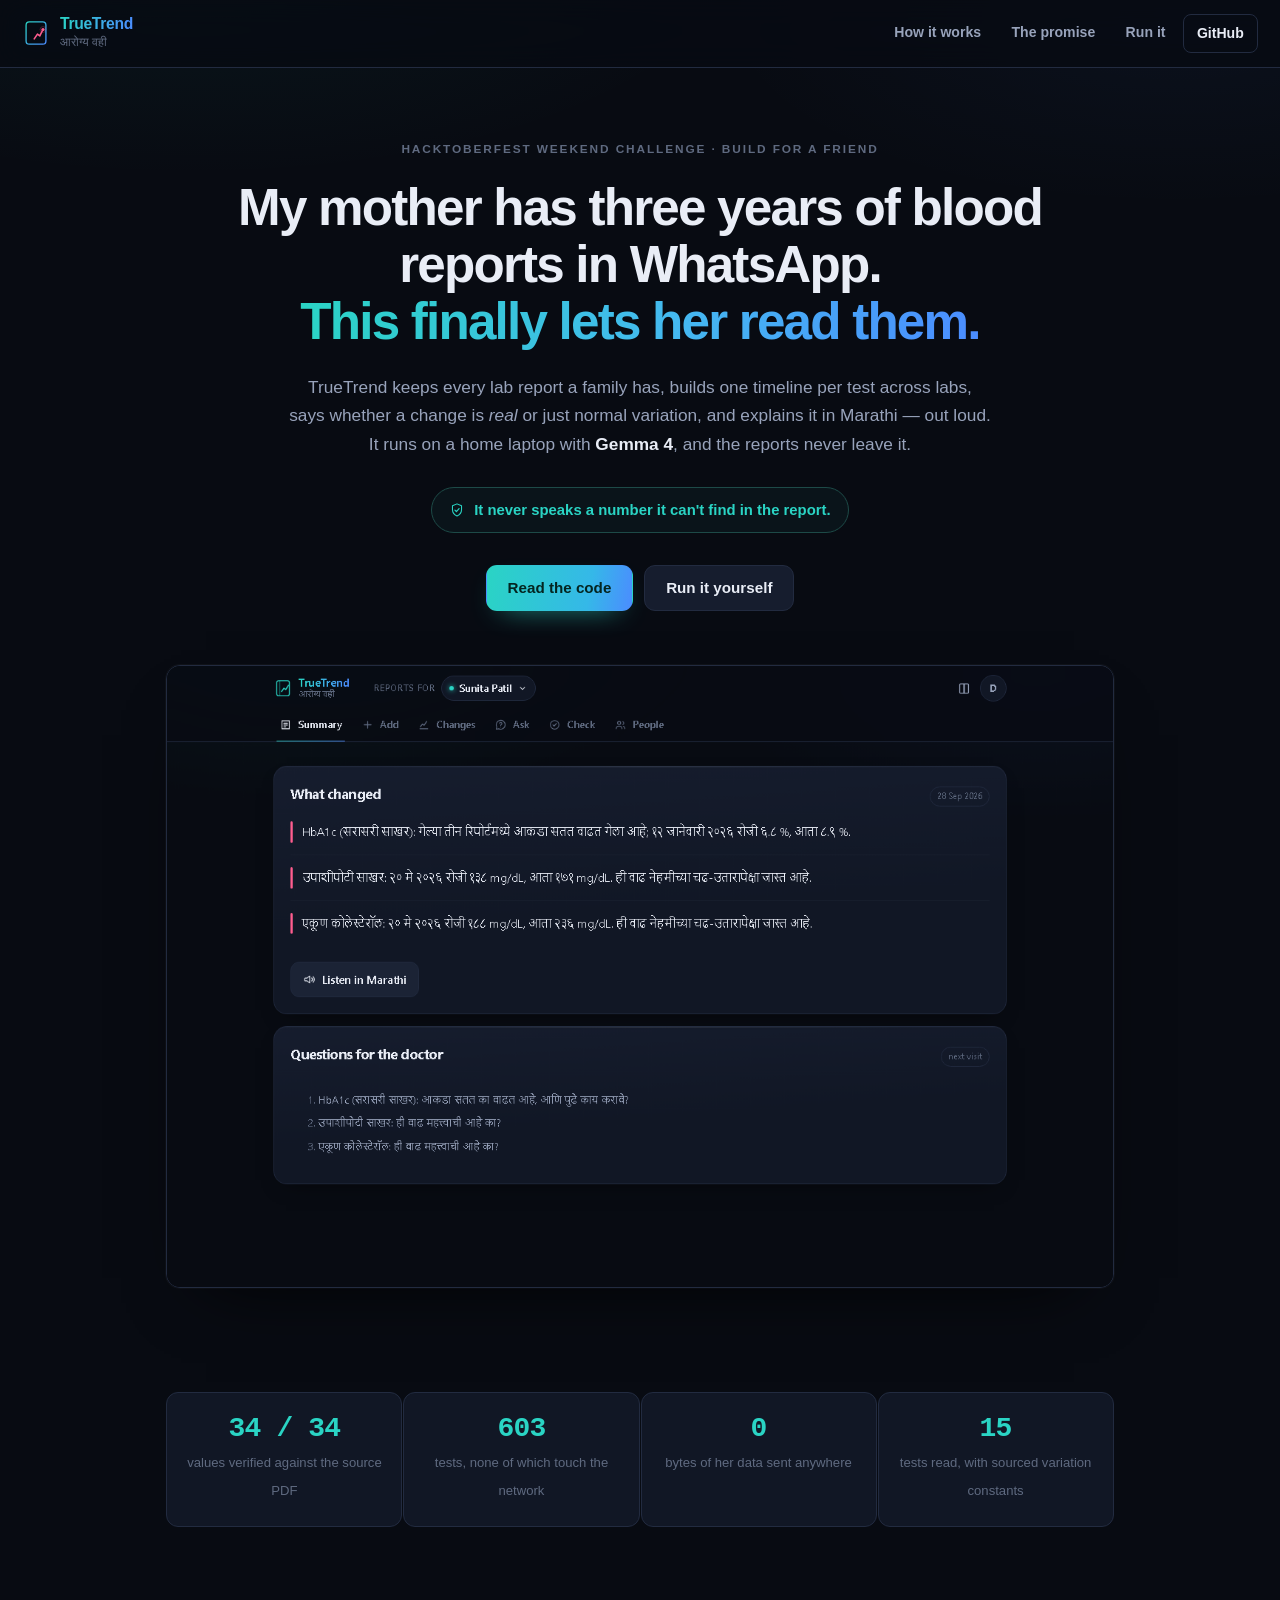
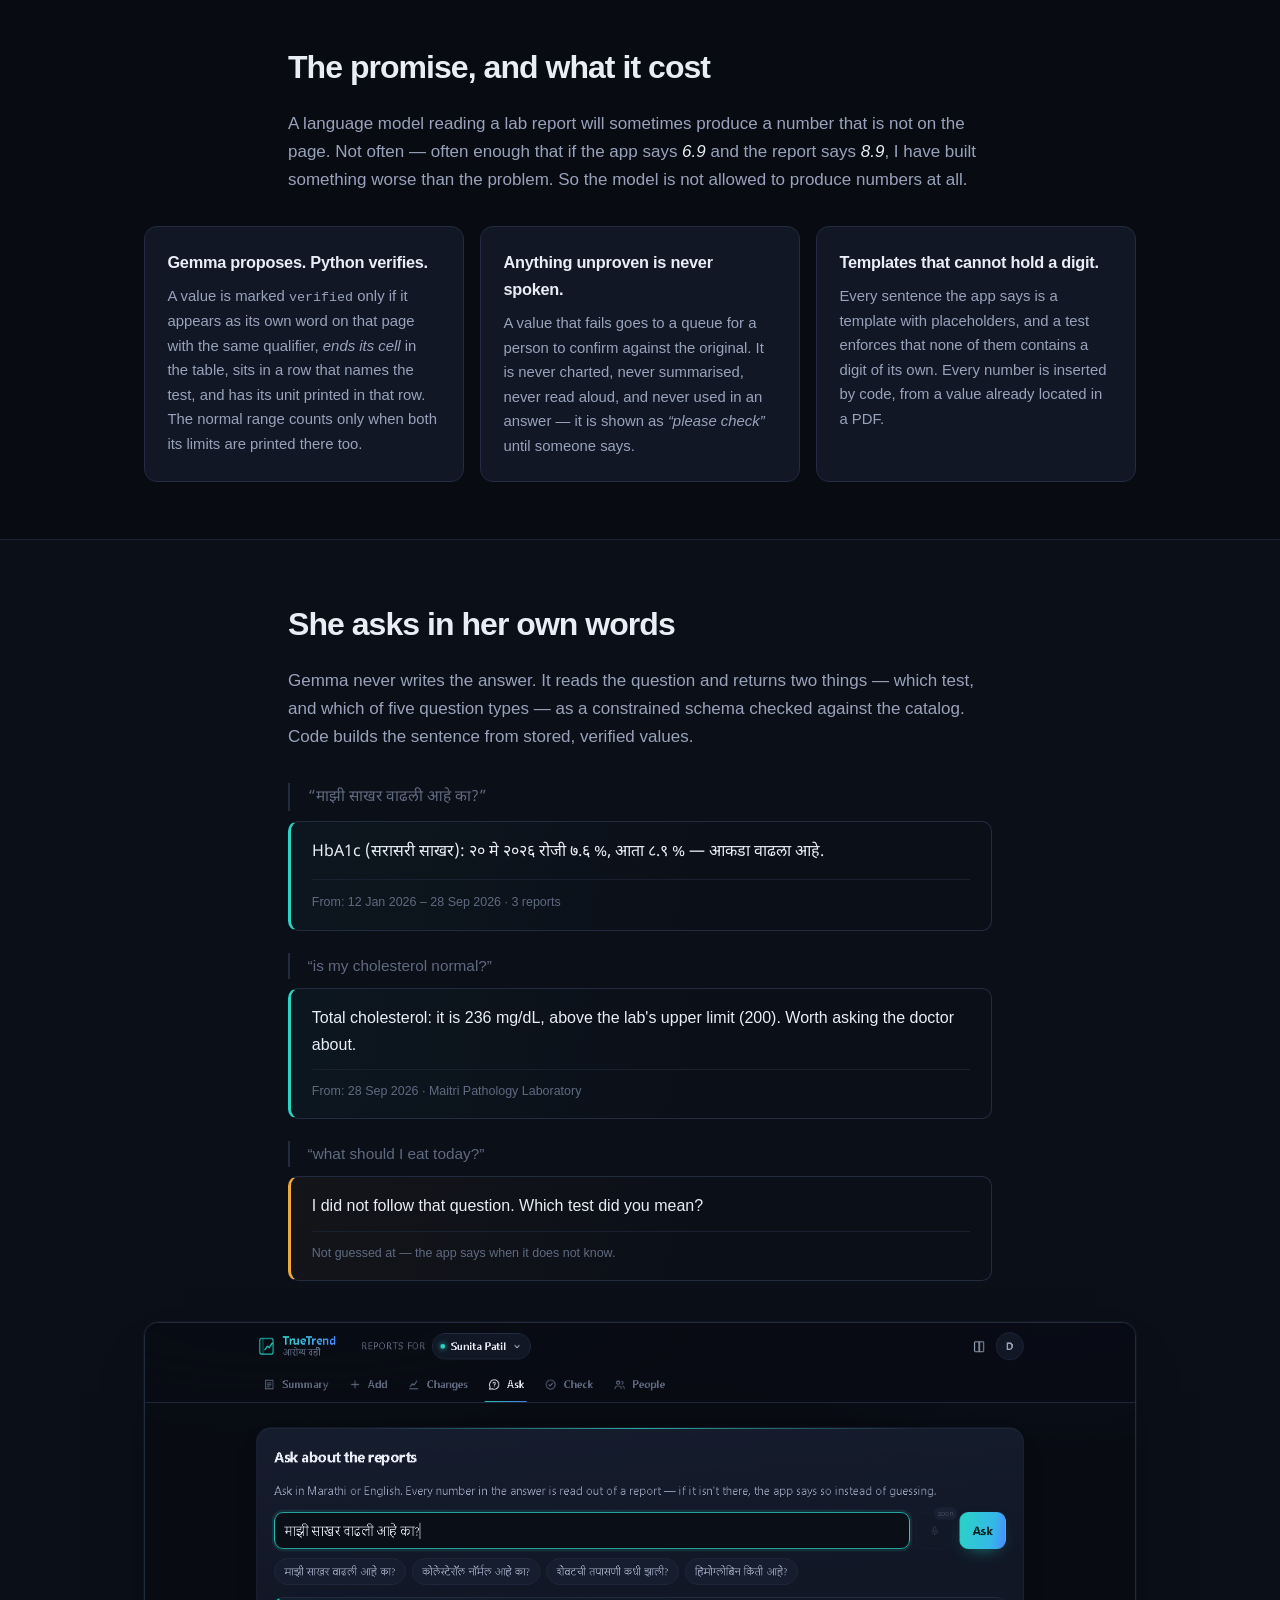
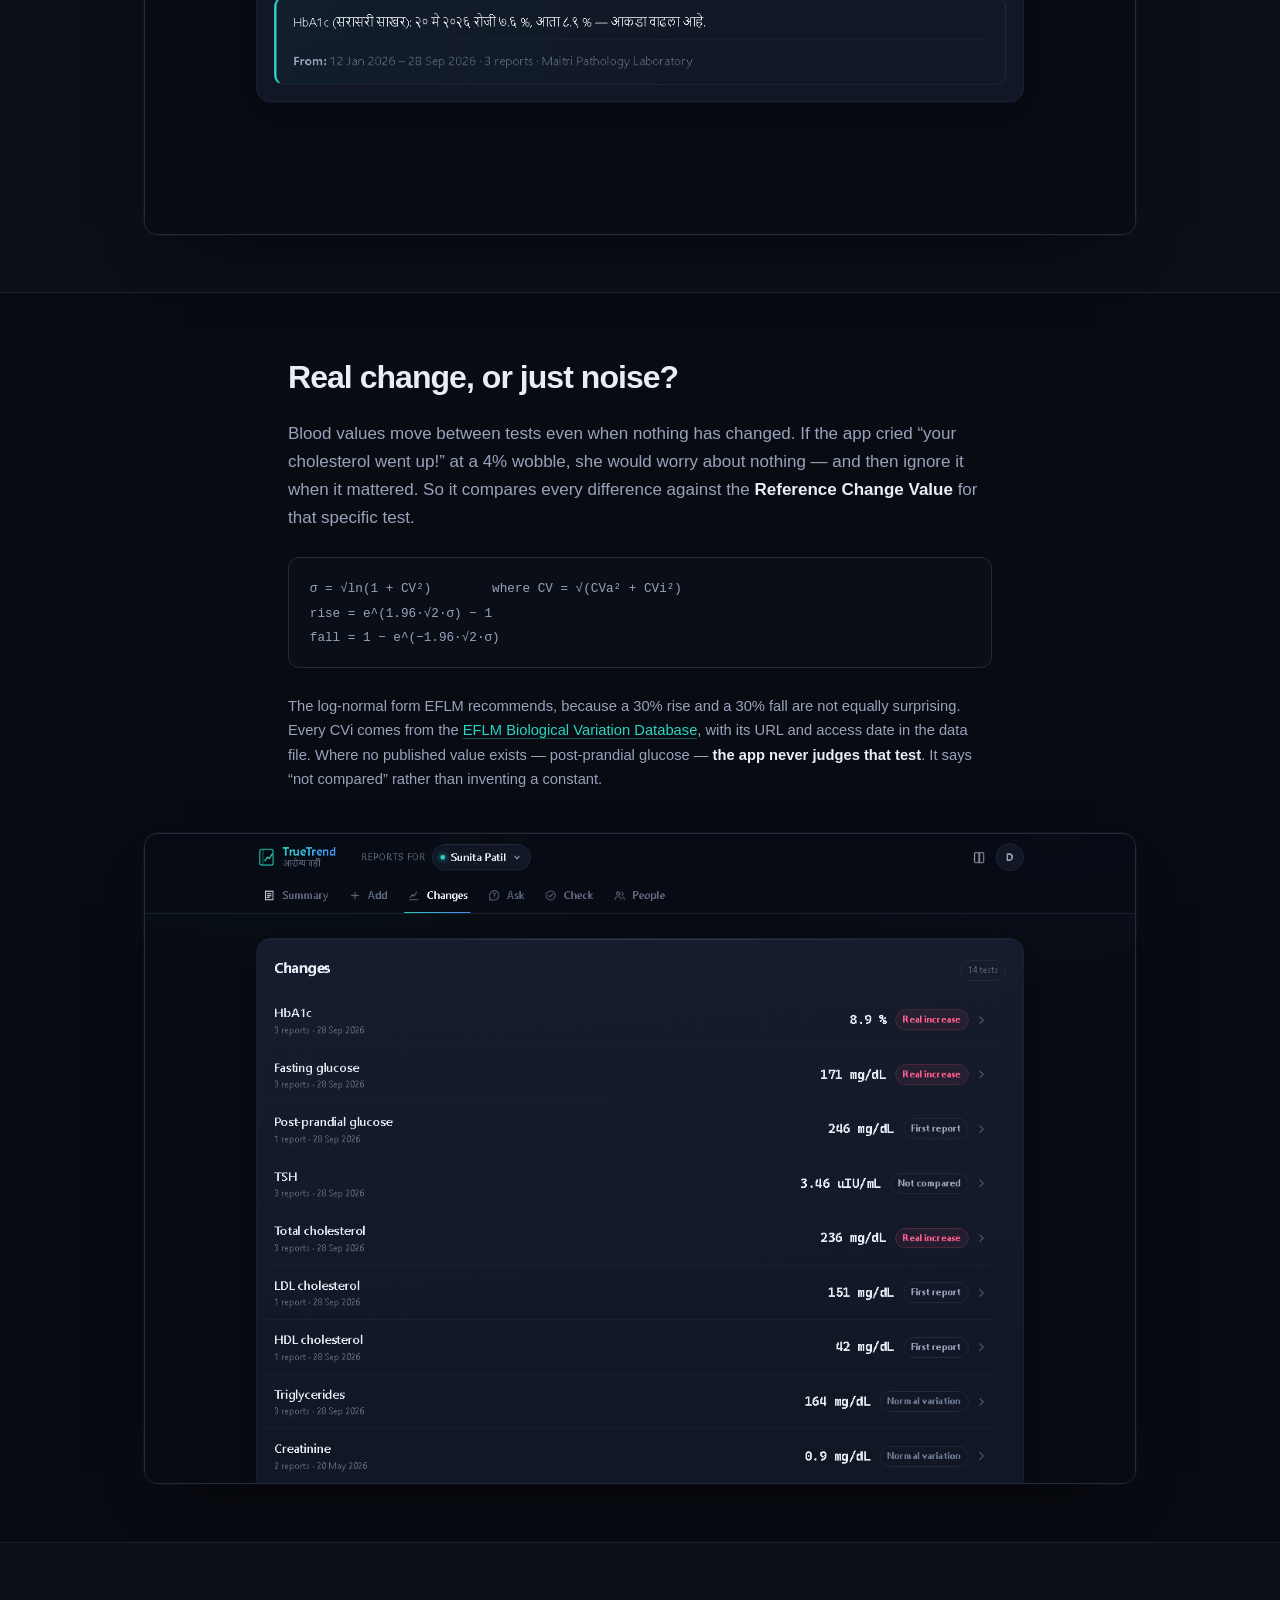
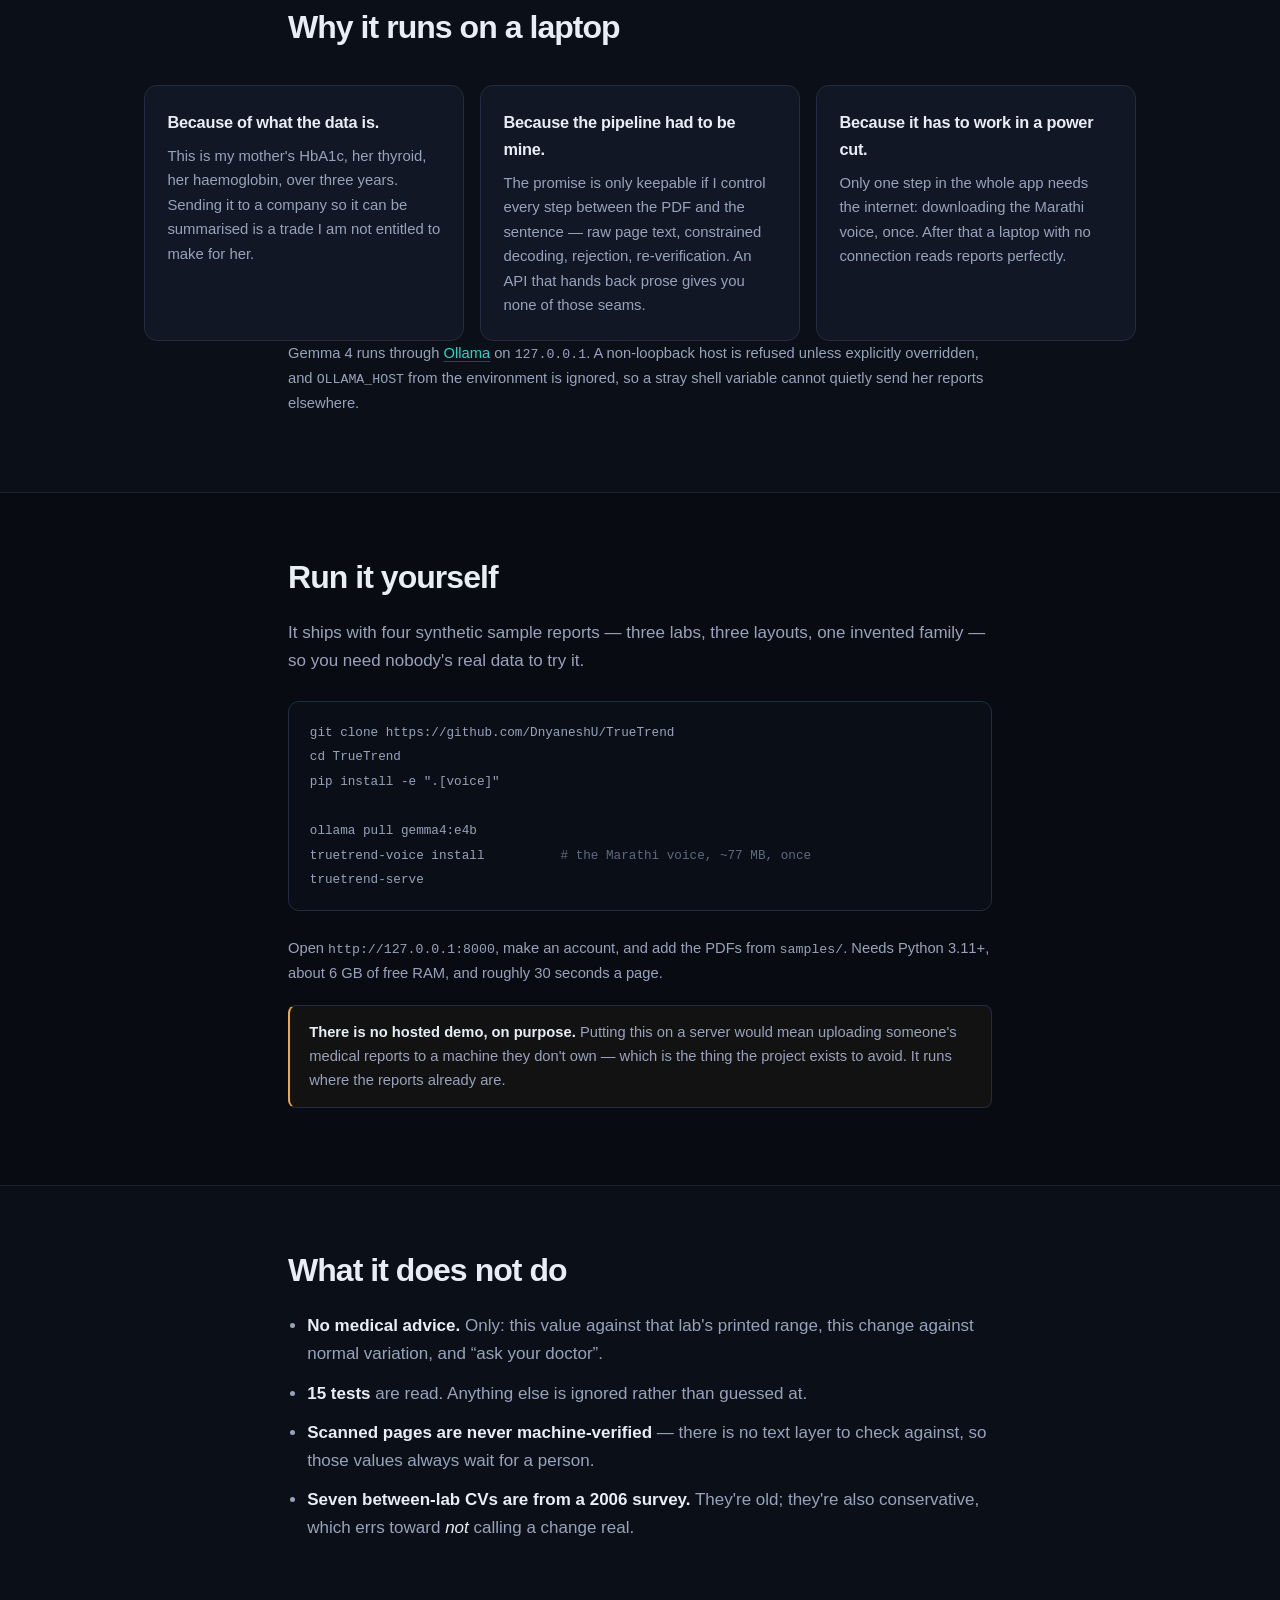
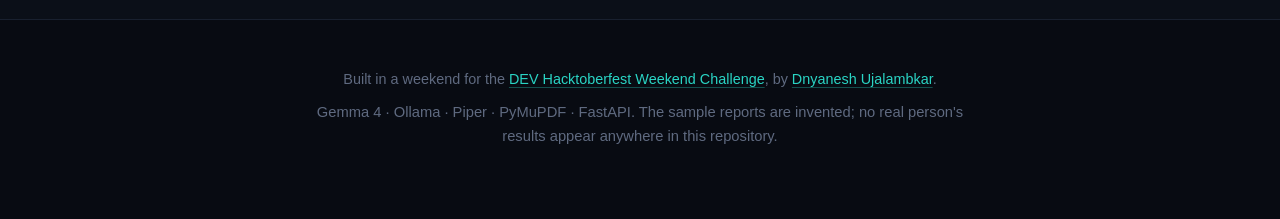
<file: docs/index.html>
<!doctype html>
<html lang="en">
  <head>
    <meta charset="utf-8" />
    <meta name="viewport" content="width=device-width, initial-scale=1" />
    <meta name="color-scheme" content="dark" />
    <meta name="theme-color" content="#080b12" />
    <title>TrueTrend — lab reports that never speak a number they can't prove</title>
    <meta
      name="description"
      content="Every lab report a family has, in one place, read by Gemma 4 on a home laptop. It never speaks a number it can't find in the report."
    />
    <meta property="og:title" content="TrueTrend (आरोग्य वही)" />
    <meta
      property="og:description"
      content="My mother has three years of blood reports in WhatsApp. This reads them, says what really changed, and explains it in Marathi — entirely on a laptop."
    />
    <meta property="og:image" content="shots/summary.png" />
    <meta name="twitter:card" content="summary_large_image" />
    <link rel="icon" href="icon.svg" type="image/svg+xml" />
    <link rel="preconnect" href="https://fonts.googleapis.com" />
    <link rel="preconnect" href="https://fonts.gstatic.com" crossorigin />
    <link
      href="https://fonts.googleapis.com/css2?family=Noto+Sans+Devanagari:wght@400;600&display=swap"
      rel="stylesheet"
    />
    <link rel="stylesheet" href="site.css" />
  </head>

  <body>
    <header class="top">
      <a class="brand" href="#">
        <img src="logo.svg" width="28" height="28" alt="" />
        <span><b>TrueTrend</b><small>आरोग्य वही</small></span>
      </a>
      <nav>
        <a href="#how">How it works</a>
        <a href="#promise">The promise</a>
        <a href="#run">Run it</a>
        <a class="ghost" href="https://github.com/DnyaneshU/TrueTrend">GitHub</a>
      </nav>
    </header>

    <main>
      <!-- ---------------------------------------------------------------- hero -->
      <section class="hero">
        <p class="kicker">Hacktoberfest Weekend Challenge · Build for a Friend</p>
        <h1>
          My mother has three years of blood reports in WhatsApp.<br />
          <span class="lit">This finally lets her read them.</span>
        </h1>
        <p class="lede">
          TrueTrend keeps every lab report a family has, builds one timeline per test
          across labs, says whether a change is <em>real</em> or just normal variation, and
          explains it in Marathi — out loud. It runs on a home laptop with
          <strong>Gemma 4</strong>, and the reports never leave it.
        </p>

        <p class="vow">
          <svg width="16" height="16" viewBox="0 0 24 24" aria-hidden="true">
            <path d="M12 2.8l6.8 2.9v5.6c0 4.4-2.9 8-6.8 9.6-3.9-1.6-6.8-5.2-6.8-9.6V5.7L12 2.8z"
                  fill="none" stroke="currentColor" stroke-width="1.6" stroke-linejoin="round" />
            <path d="M8.9 12.1l2.2 2.2 4-4.4" fill="none" stroke="currentColor"
                  stroke-width="1.8" stroke-linecap="round" stroke-linejoin="round" />
          </svg>
          It never speaks a number it can't find in the report.
        </p>

        <div class="cta">
          <a class="btn btn--primary" href="https://github.com/DnyaneshU/TrueTrend">
            Read the code
          </a>
          <a class="btn" href="#run">Run it yourself</a>
        </div>

        <figure class="shot shot--hero">
          <img src="shots/summary.png" alt="The summary screen: three Marathi sentences about what changed, with a Listen button and questions for the doctor." />
        </figure>
      </section>

      <!-- ---------------------------------------------------------------- numbers -->
      <section class="strip">
        <div><b>34 / 34</b><span>values verified against the source PDF</span></div>
        <div><b>603</b><span>tests, none of which touch the network</span></div>
        <div><b>0</b><span>bytes of her data sent anywhere</span></div>
        <div><b>15</b><span>tests read, with sourced variation constants</span></div>
      </section>

      <!-- ---------------------------------------------------------------- the promise -->
      <section id="promise" class="band">
        <h2>The promise, and what it cost</h2>
        <p class="wide">
          A language model reading a lab report will sometimes produce a number that is not
          on the page. Not often — often enough that if the app says <em>6.9</em> and the
          report says <em>8.9</em>, I have built something worse than the problem. So the
          model is not allowed to produce numbers at all.
        </p>

        <div class="rules">
          <div>
            <h3>Gemma proposes. Python verifies.</h3>
            <p>
              A value is marked <code>verified</code> only if it appears as its own word on
              that page with the same qualifier, <em>ends its cell</em> in the table, sits in
              a row that names the test, and has its unit printed in that row. The normal
              range counts only when both its limits are printed there too.
            </p>
          </div>
          <div>
            <h3>Anything unproven is never spoken.</h3>
            <p>
              A value that fails goes to a queue for a person to confirm against the
              original. It is never charted, never summarised, never read aloud, and never
              used in an answer — it is shown as <em>“please check”</em> until someone says.
            </p>
          </div>
          <div>
            <h3>Templates that cannot hold a digit.</h3>
            <p>
              Every sentence the app says is a template with placeholders, and a test
              enforces that none of them contains a digit of its own. Every number is
              inserted by code, from a value already located in a PDF.
            </p>
          </div>
        </div>
      </section>

      <!-- ---------------------------------------------------------------- ask -->
      <section id="ask" class="band band--alt">
        <h2>She asks in her own words</h2>
        <p class="wide">
          Gemma never writes the answer. It reads the question and returns two things — which
          test, and which of five question types — as a constrained schema checked against the
          catalog. Code builds the sentence from stored, verified values.
        </p>

        <div class="qa">
          <div class="q" lang="mr">माझी साखर वाढली आहे का?</div>
          <div class="a" lang="mr">
            HbA1c (सरासरी साखर): २० मे २०२६ रोजी ७.६ %, आता ८.९ % — आकडा वाढला आहे.
            <span class="from">From: 12 Jan 2026 – 28 Sep 2026 · 3 reports</span>
          </div>

          <div class="q">is my cholesterol normal?</div>
          <div class="a">
            Total cholesterol: it is 236 mg/dL, above the lab's upper limit (200). Worth
            asking the doctor about.
            <span class="from">From: 28 Sep 2026 · Maitri Pathology Laboratory</span>
          </div>

          <div class="q">what should I eat today?</div>
          <div class="a a--lost">
            I did not follow that question. Which test did you mean?
            <span class="from">Not guessed at — the app says when it does not know.</span>
          </div>
        </div>

        <figure class="shot">
          <img src="shots/ask.png" alt="The Ask screen with a Marathi question and its answer, showing which reports the answer came from." />
        </figure>
      </section>

      <!-- ---------------------------------------------------------------- real change -->
      <section id="how" class="band">
        <h2>Real change, or just noise?</h2>
        <p class="wide">
          Blood values move between tests even when nothing has changed. If the app cried
          “your cholesterol went up!” at a 4% wobble, she would worry about nothing — and
          then ignore it when it mattered. So it compares every difference against the
          <strong>Reference Change Value</strong> for that specific test.
        </p>

        <pre class="maths"><code>σ = √ln(1 + CV²)        where CV = √(CVa² + CVi²)
rise = e^(1.96·√2·σ) − 1
fall = 1 − e^(−1.96·√2·σ)</code></pre>

        <p class="wide small">
          The log-normal form EFLM recommends, because a 30% rise and a 30% fall are not
          equally surprising. Every CVi comes from the
          <a href="https://biologicalvariation.eu/">EFLM Biological Variation Database</a>,
          with its URL and access date in the data file. Where no published value exists —
          post-prandial glucose — <strong>the app never judges that test</strong>. It says
          “not compared” rather than inventing a constant.
        </p>

        <figure class="shot">
          <img src="shots/changes.png" alt="The Changes screen: one row per test with its latest value and a verdict — real increase, normal variation, or not compared." />
        </figure>
      </section>

      <!-- ---------------------------------------------------------------- local -->
      <section class="band band--alt">
        <h2>Why it runs on a laptop</h2>
        <div class="rules">
          <div>
            <h3>Because of what the data is.</h3>
            <p>
              This is my mother's HbA1c, her thyroid, her haemoglobin, over three years.
              Sending it to a company so it can be summarised is a trade I am not entitled to
              make for her.
            </p>
          </div>
          <div>
            <h3>Because the pipeline had to be mine.</h3>
            <p>
              The promise is only keepable if I control every step between the PDF and the
              sentence — raw page text, constrained decoding, rejection, re-verification. An
              API that hands back prose gives you none of those seams.
            </p>
          </div>
          <div>
            <h3>Because it has to work in a power cut.</h3>
            <p>
              Only one step in the whole app needs the internet: downloading the Marathi
              voice, once. After that a laptop with no connection reads reports perfectly.
            </p>
          </div>
        </div>
        <p class="wide small">
          Gemma 4 runs through <a href="https://ollama.com">Ollama</a> on
          <code>127.0.0.1</code>. A non-loopback host is refused unless explicitly overridden,
          and <code>OLLAMA_HOST</code> from the environment is ignored, so a stray shell
          variable cannot quietly send her reports elsewhere.
        </p>
      </section>

      <!-- ---------------------------------------------------------------- run it -->
      <section id="run" class="band">
        <h2>Run it yourself</h2>
        <p class="wide">
          It ships with four synthetic sample reports — three labs, three layouts, one
          invented family — so you need nobody's real data to try it.
        </p>

        <pre class="code"><code>git clone https://github.com/DnyaneshU/TrueTrend
cd TrueTrend
pip install -e ".[voice]"

ollama pull gemma4:e4b
truetrend-voice install          <span class="c"># the Marathi voice, ~77 MB, once</span>
truetrend-serve</code></pre>

        <p class="wide small">
          Open <code>http://127.0.0.1:8000</code>, make an account, and add the PDFs from
          <code>samples/</code>. Needs Python 3.11+, about 6 GB of free RAM, and roughly 30
          seconds a page.
        </p>

        <p class="wide small note">
          <strong>There is no hosted demo, on purpose.</strong> Putting this on a server
          would mean uploading someone's medical reports to a machine they don't own — which
          is the thing the project exists to avoid. It runs where the reports already are.
        </p>
      </section>

      <!-- ---------------------------------------------------------------- limits -->
      <section class="band band--alt">
        <h2>What it does not do</h2>
        <ul class="limits wide">
          <li><strong>No medical advice.</strong> Only: this value against that lab's printed range, this change against normal variation, and “ask your doctor”.</li>
          <li><strong>15 tests</strong> are read. Anything else is ignored rather than guessed at.</li>
          <li><strong>Scanned pages are never machine-verified</strong> — there is no text layer to check against, so those values always wait for a person.</li>
          <li><strong>Seven between-lab CVs are from a 2006 survey.</strong> They're old; they're also conservative, which errs toward <em>not</em> calling a change real.</li>
        </ul>
      </section>
    </main>

    <footer>
      <p>
        Built in a weekend for the
        <a href="https://dev.to/challenges/hacktoberfest-weekend-2026-10-01">DEV Hacktoberfest Weekend Challenge</a>,
        by <a href="https://github.com/DnyaneshU">Dnyanesh Ujalambkar</a>.
      </p>
      <p class="small">
        Gemma 4 · Ollama · Piper · PyMuPDF · FastAPI. The sample reports are invented; no
        real person's results appear anywhere in this repository.
      </p>
    </footer>
  </body>
</html>
</file>
<file: docs/site.css>
/* The project page. Same palette as the app, laid out for reading rather than using. */

:root {
  --bg: #080b12;
  --bg-2: #0b0f18;
  --panel: #111725;
  --panel-2: #161d2e;
  --line: #222b40;
  --line-soft: #19202f;

  --text: #e9edf6;
  --text-2: #98a3bb;
  --text-3: #5f6a80;

  --accent: #2ad4c4;
  --accent-2: #4b8cff;
  --accent-ink: #042520;
  --up: #ff5d8f;
  --warn: #f0a93b;

  --read: 44rem;
  --font: ui-sans-serif, -apple-system, BlinkMacSystemFont, "Segoe UI", Roboto, Arial, sans-serif;
  --font-mr: "Noto Sans Devanagari", "Nirmala UI", var(--font);
  --font-num: ui-monospace, "SF Mono", "Cascadia Mono", Menlo, monospace;
  --ease: cubic-bezier(0.2, 0.7, 0.3, 1);
}

*,
*::before,
*::after {
  box-sizing: border-box;
}

html {
  scroll-behavior: smooth;
  -webkit-text-size-adjust: 100%;
}

@media (prefers-reduced-motion: reduce) {
  html {
    scroll-behavior: auto;
  }
}

body {
  margin: 0;
  background: var(--bg);
  background-image: radial-gradient(ellipse 70% 40% at 15% -5%, #2ad4c40f, transparent 62%),
    radial-gradient(ellipse 60% 35% at 92% 2%, #4b8cff0c, transparent 60%);
  background-attachment: fixed;
  color: var(--text);
  font: 400 17px/1.65 var(--font);
  overflow-x: hidden;
}

[lang="mr"] {
  font-family: var(--font-mr);
  line-height: 1.85;
}

a {
  color: var(--accent);
  text-decoration-color: #2ad4c455;
  text-underline-offset: 3px;
}

a:hover {
  text-decoration-color: var(--accent);
}

code {
  font-family: var(--font-num);
  font-size: 0.9em;
}

/* ---------------------------------------------------------------- header */

.top {
  position: sticky;
  top: 0;
  z-index: 20;
  display: flex;
  align-items: center;
  gap: 1.5rem;
  padding: 0.85rem 1.4rem;
  border-bottom: 1px solid var(--line);
  background: #080b12d9;
  backdrop-filter: blur(14px) saturate(150%);
  -webkit-backdrop-filter: blur(14px) saturate(150%);
}

.brand {
  display: flex;
  align-items: center;
  gap: 0.6rem;
  color: var(--accent);
  text-decoration: none;
}

.brand b {
  display: block;
  background: linear-gradient(100deg, var(--accent), var(--accent-2));
  -webkit-background-clip: text;
  background-clip: text;
  color: transparent;
  font-size: 0.98rem;
  font-weight: 700;
  letter-spacing: -0.02em;
  line-height: 1.15;
}

.brand small {
  display: block;
  color: var(--text-3);
  font-size: 0.72rem;
}

.top nav {
  display: flex;
  gap: 0.3rem;
  margin-left: auto;
  flex-wrap: wrap;
}

.top nav a {
  padding: 0.45rem 0.8rem;
  border-radius: 8px;
  color: var(--text-2);
  font-size: 0.88rem;
  font-weight: 600;
  text-decoration: none;
  transition: color 0.15s var(--ease), background 0.15s var(--ease);
}

.top nav a:hover {
  background: var(--panel);
  color: var(--text);
}

.top nav .ghost {
  border: 1px solid var(--line);
  color: var(--text);
}

/* ---------------------------------------------------------------- hero */

.hero {
  max-width: 62rem;
  margin: 0 auto;
  padding: 4.5rem 1.4rem 3rem;
  text-align: center;
}

.kicker {
  margin: 0 0 1.2rem;
  color: var(--text-3);
  font-size: 0.74rem;
  font-weight: 700;
  letter-spacing: 0.16em;
  text-transform: uppercase;
}

h1 {
  margin: 0 0 1.4rem;
  font-size: clamp(1.9rem, 5vw, 3.2rem);
  font-weight: 700;
  letter-spacing: -0.035em;
  line-height: 1.12;
}

.lit {
  background: linear-gradient(100deg, var(--accent), #44b9f0 55%, var(--accent-2));
  -webkit-background-clip: text;
  background-clip: text;
  color: transparent;
}

.lede {
  max-width: var(--read);
  margin: 0 auto 1.8rem;
  color: var(--text-2);
  font-size: 1.08rem;
}

.lede strong {
  color: var(--text);
}

/* The claim the whole project rests on. */
.vow {
  display: inline-flex;
  align-items: center;
  gap: 0.55rem;
  margin: 0 0 2rem;
  padding: 0.6rem 1.1rem;
  border: 1px solid #1d4a47;
  border-radius: 999px;
  background: #2ad4c40c;
  color: var(--accent);
  font-size: 0.93rem;
  font-weight: 600;
}

.cta {
  display: flex;
  justify-content: center;
  gap: 0.7rem;
  flex-wrap: wrap;
}

.btn {
  display: inline-flex;
  align-items: center;
  min-height: 46px;
  padding: 0 1.3rem;
  border: 1px solid var(--line);
  border-radius: 11px;
  background: var(--panel-2);
  color: var(--text);
  font-size: 0.95rem;
  font-weight: 650;
  text-decoration: none;
  transition: transform 0.12s var(--ease), background 0.15s var(--ease);
}

.btn:hover {
  background: #202a3f;
}

.btn:active {
  transform: translateY(1px);
}

.btn--primary {
  border-color: transparent;
  background: linear-gradient(100deg, var(--accent), #35b8e8 70%, var(--accent-2));
  color: var(--accent-ink);
  font-weight: 700;
  box-shadow: 0 10px 28px -16px var(--accent);
}

.btn--primary:hover {
  background: linear-gradient(100deg, #3ee5d5, #46c6f2 70%, #5c98ff);
}

/* ---------------------------------------------------------------- screenshots */

.shot {
  margin: 2.6rem auto 0;
  max-width: 62rem;
}

.shot img {
  display: block;
  width: 100%;
  height: auto;
  border: 1px solid var(--line);
  border-radius: 14px;
  box-shadow: 0 30px 70px -40px #000, 0 0 0 1px #ffffff08;
}

.shot--hero {
  margin-top: 3.4rem;
}

/* ---------------------------------------------------------------- the numbers */

.strip {
  display: grid;
  grid-template-columns: repeat(auto-fit, minmax(11rem, 1fr));
  gap: 1px;
  max-width: 62rem;
  margin: 3.5rem auto;
  padding: 0 1.4rem;
}

.strip div {
  padding: 1.4rem 1.1rem;
  border: 1px solid var(--line);
  border-radius: 12px;
  background: var(--panel);
  text-align: center;
}

.strip b {
  display: block;
  margin-bottom: 0.3rem;
  color: var(--accent);
  font: 700 1.75rem/1 var(--font-num);
  letter-spacing: -0.03em;
}

.strip span {
  color: var(--text-3);
  font-size: 0.82rem;
  line-height: 1.45;
}

/* ---------------------------------------------------------------- sections */

.band {
  padding: 3.6rem 1.4rem;
}

.band--alt {
  border-top: 1px solid var(--line-soft);
  border-bottom: 1px solid var(--line-soft);
  background: var(--bg-2);
}

h2 {
  max-width: var(--read);
  margin: 0 auto 1rem;
  font-size: clamp(1.4rem, 3vw, 2rem);
  font-weight: 700;
  letter-spacing: -0.03em;
}

h3 {
  margin: 0 0 0.5rem;
  font-size: 1.02rem;
  font-weight: 650;
  letter-spacing: -0.015em;
}

.wide {
  max-width: var(--read);
  margin: 0 auto 1.2rem;
  color: var(--text-2);
}

.wide strong,
.wide em {
  color: var(--text);
}

.small {
  font-size: 0.92rem;
}

.note {
  padding: 0.9rem 1.2rem;
  border: 1px solid var(--line);
  border-left: 2px solid var(--warn);
  border-radius: 8px;
  background: #f0a93b0a;
}

/* Three things said side by side. */
.rules {
  display: grid;
  grid-template-columns: repeat(auto-fit, minmax(16rem, 1fr));
  gap: 1rem;
  max-width: 62rem;
  margin: 2rem auto 0;
}

.rules div {
  padding: 1.4rem;
  border: 1px solid var(--line);
  border-radius: 13px;
  background: var(--panel);
}

.rules p {
  margin: 0;
  color: var(--text-2);
  font-size: 0.93rem;
}

/* ---------------------------------------------------------------- questions */

.qa {
  max-width: var(--read);
  margin: 2rem auto 0;
}

.q {
  margin: 1.4rem 0 0.6rem;
  padding-left: 1.1rem;
  border-left: 2px solid var(--line);
  color: var(--text-3);
  font-size: 0.96rem;
}

.q::before {
  content: "“";
}

.q::after {
  content: "”";
}

.a {
  padding: 1rem 1.3rem;
  border: 1px solid var(--line);
  border-left: 3px solid var(--accent);
  border-radius: 10px;
  background: linear-gradient(100deg, #2ad4c40a, transparent 60%);
  font-size: 1rem;
}

.a--lost {
  border-left-color: var(--warn);
  background: linear-gradient(100deg, #f0a93b0a, transparent 60%);
}

.from {
  display: block;
  margin-top: 0.7rem;
  padding-top: 0.7rem;
  border-top: 1px solid var(--line-soft);
  color: var(--text-3);
  font-family: var(--font);
  font-size: 0.78rem;
}

/* ---------------------------------------------------------------- code */

.maths,
.code {
  max-width: var(--read);
  margin: 1.6rem auto;
  padding: 1.1rem 1.3rem;
  overflow-x: auto;
  border: 1px solid var(--line);
  border-radius: 11px;
  background: #0a0e17;
  color: var(--text-2);
  font-size: 0.88rem;
  line-height: 1.75;
}

.maths code,
.code code {
  font-family: var(--font-num);
}

.code .c {
  color: var(--text-3);
}

/* ---------------------------------------------------------------- limits */

.limits {
  padding-left: 1.2rem;
}

.limits li {
  margin-bottom: 0.7rem;
}

/* ---------------------------------------------------------------- footer */

footer {
  max-width: var(--read);
  margin: 0 auto;
  padding: 3rem 1.4rem 4rem;
  color: var(--text-3);
  font-size: 0.9rem;
  text-align: center;
}

footer p {
  margin: 0 0 0.5rem;
}

@media (max-width: 40rem) {
  .brand small,
  .top nav a:not(.ghost) {
    display: none;
  }
  .hero {
    padding-top: 3rem;
  }
}
</file>
